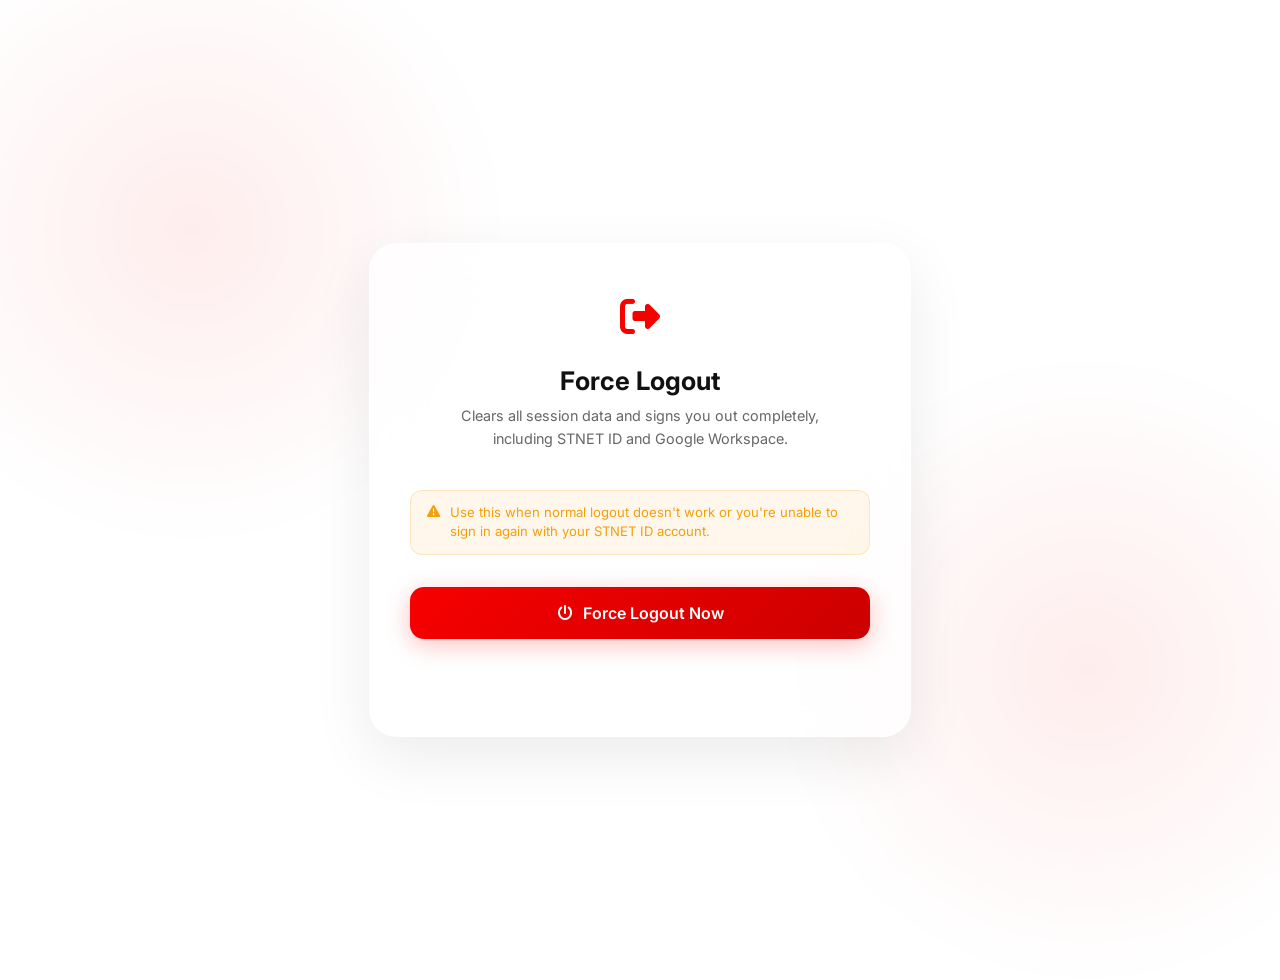
<file: forcelogout.html>
<!DOCTYPE html>
<html lang="en">

<head>
    <meta charset="utf-8" />
    <meta name="viewport" content="width=device-width, initial-scale=1, viewport-fit=cover" />
    <title>Force Logout | STNET ID</title>
    <meta name="theme-color" content="#ffffff" media="(prefers-color-scheme: light)">
    <meta name="theme-color" content="#000000" media="(prefers-color-scheme: dark)">
    <meta name="robots" content="noindex, nofollow">

    <link rel="icon" href="/img/fav.ico" type="image/x-icon" />
    <link rel="preconnect" href="https://fonts.googleapis.com" />
    <link rel="preconnect" href="https://fonts.gstatic.com" crossorigin />
    <link
        href="https://fonts.googleapis.com/css2?family=IBM+Plex+Sans+Thai:wght@300;400;500;600;700&family=Inter:wght@300;400;500;600;700&display=swap"
        rel="stylesheet" />
    <link rel="stylesheet" href="https://cdnjs.cloudflare.com/ajax/libs/font-awesome/6.4.0/css/all.min.css" />
    <script src="https://cdn.auth0.com/js/auth0-spa-js/2.1/auth0-spa-js.production.js"></script>

    <style>
        :root {
            --bg: #ffffff;
            --card-bg: rgba(255, 255, 255, 0.65);
            --card-border: rgba(255, 255, 255, 0.6);
            --text: #111;
            --muted: #666;
            --red: #f70000;
            --success: #10b981;
            --warning: #f59e0b;
        }

        @media (prefers-color-scheme: dark) {
            :root {
                --bg: #000000;
                --card-bg: rgba(20, 20, 30, 0.65);
                --card-border: rgba(255, 255, 255, 0.08);
                --text: #eee;
                --muted: #aaa;
            }
        }

        html,
        body {
            background-color: var(--bg) !important;
            margin: 0;
            padding: 0;
            min-height: 100dvh;
            font-family: 'Inter', 'IBM Plex Sans Thai', sans-serif;
            color: var(--text);
        }

        /* Glow orbs */
        .orb {
            position: fixed;
            border-radius: 50%;
            pointer-events: none;
            z-index: 0;
        }

        .page-wrapper {
            display: flex;
            justify-content: center;
            align-items: center;
            min-height: 100dvh;
            padding: 40px 20px;
            position: relative;
            z-index: 1;
        }

        .card {
            background: var(--card-bg);
            backdrop-filter: blur(24px);
            -webkit-backdrop-filter: blur(24px);
            border: 1px solid var(--card-border);
            border-radius: 28px;
            padding: 3rem 2.5rem;
            max-width: 460px;
            width: 100%;
            box-shadow: 0 20px 60px rgba(0, 0, 0, 0.08);
            text-align: center;
        }

        @media (prefers-color-scheme: dark) {
            .card {
                box-shadow: 0 20px 60px rgba(0, 0, 0, 0.4);
            }
        }

        .card-icon {
            font-size: 2.5rem;
            margin-bottom: 1.5rem;
            color: var(--red);
        }

        h1 {
            font-size: 1.6rem;
            font-weight: 700;
            margin: 0 0 0.5rem;
            color: var(--text);
            font-family: 'Inter', sans-serif;
        }

        .subtitle {
            font-size: 0.9rem;
            color: var(--muted);
            margin: 0 0 2.5rem;
            line-height: 1.6;
        }

        /* Step list */
        .step-list {
            list-style: none;
            padding: 0;
            margin: 0 0 2rem;
            text-align: left;
            display: flex;
            flex-direction: column;
            gap: 12px;
        }

        .step-item {
            display: flex;
            align-items: center;
            gap: 14px;
            padding: 12px 16px;
            border-radius: 12px;
            background: rgba(0, 0, 0, 0.03);
            font-size: 0.9rem;
            color: var(--muted);
            transition: all 0.35s ease;
        }

        @media (prefers-color-scheme: dark) {
            .step-item {
                background: rgba(255, 255, 255, 0.04);
            }
        }

        .step-item.done {
            color: var(--success);
            background: rgba(16, 185, 129, 0.08);
        }

        .step-item.active {
            color: var(--text);
            background: rgba(247, 0, 0, 0.06);
        }

        .step-icon {
            width: 24px;
            text-align: center;
            flex-shrink: 0;
            font-size: 0.9rem;
        }

        /* Buttons */
        .btn-force {
            width: 100%;
            padding: 1rem 2rem;
            background: linear-gradient(135deg, var(--red), #cc0000);
            color: #fff;
            border: none;
            border-radius: 14px;
            font-size: 1rem;
            font-weight: 600;
            font-family: inherit;
            cursor: pointer;
            display: flex;
            align-items: center;
            justify-content: center;
            gap: 10px;
            transition: transform 0.25s ease, box-shadow 0.25s ease;
            box-shadow: 0 6px 24px rgba(247, 0, 0, 0.25);
            margin-bottom: 12px;
        }

        .btn-force:hover {
            transform: translateY(-2px);
            box-shadow: 0 10px 32px rgba(247, 0, 0, 0.38);
        }

        .btn-force:disabled {
            background: rgba(0, 0, 0, 0.1);
            color: var(--muted);
            cursor: not-allowed;
            transform: none;
            box-shadow: none;
        }

        @media (prefers-color-scheme: dark) {
            .btn-force:disabled {
                background: rgba(255, 255, 255, 0.08);
            }
        }

        .btn-secondary {
            width: 100%;
            padding: 0.85rem 2rem;
            background: transparent;
            color: var(--muted);
            border: 1px solid rgba(0, 0, 0, 0.1);
            border-radius: 14px;
            font-size: 0.9rem;
            font-weight: 500;
            font-family: inherit;
            cursor: pointer;
            text-decoration: none;
            display: flex;
            align-items: center;
            justify-content: center;
            gap: 8px;
            transition: all 0.25s ease;
        }

        @media (prefers-color-scheme: dark) {
            .btn-secondary {
                border-color: rgba(255, 255, 255, 0.1);
            }
        }

        .btn-secondary:hover {
            border-color: rgba(247, 0, 0, 0.2);
            color: var(--red);
        }

        #status-msg {
            font-size: 0.82rem;
            color: var(--muted);
            margin-top: 1rem;
            min-height: 20px;
        }

        .warning-box {
            background: rgba(245, 158, 11, 0.08);
            border: 1px solid rgba(245, 158, 11, 0.2);
            border-radius: 12px;
            padding: 12px 16px;
            font-size: 0.82rem;
            color: var(--warning);
            text-align: left;
            margin-bottom: 2rem;
            display: flex;
            gap: 10px;
            align-items: flex-start;
            line-height: 1.5;
        }
    </style>
</head>

<body>
    <!-- Glow orbs -->
    <div class="orb"
        style="top:-10%;left:-10%;width:50vw;height:50vw;background:radial-gradient(circle,rgba(255,0,0,0.07) 0%,transparent 70%);">
    </div>
    <div class="orb"
        style="bottom:-10%;right:-10%;width:50vw;height:50vw;background:radial-gradient(circle,rgba(255,0,0,0.07) 0%,transparent 70%);">
    </div>

    <div class="page-wrapper">
        <div class="card">
            <div class="card-icon"><i class="fa-solid fa-right-from-bracket"></i></div>
            <h1>Force Logout</h1>
            <p class="subtitle">Clears all session data and signs you out completely,<br>including STNET ID and Google
                Workspace.</p>

            <div class="warning-box">
                <i class="fa-solid fa-triangle-exclamation" style="flex-shrink:0; margin-top:2px;"></i>
                <span>Use this when normal logout doesn't work or you're unable to sign in again with your STNET ID
                    account.</span>
            </div>

            <button class="btn-force" id="btn-force" onclick="forceLogout()">
                <i class="fa-solid fa-power-off"></i> Force Logout Now
            </button>

            <p id="status-msg"></p>
        </div>
    </div>

    <script>
        const AUTH0_DOMAIN = "auth.stnetradio.com";
        const AUTH0_CLIENT_ID = "U4t6BLF2INrgwJbNTRXMpYitLD1SjTCW";

        function setStep(id, state) {
            const el = document.getElementById(id);
            if (!el) return;
            el.className = "step-item " + state;
            const icon = el.querySelector(".step-icon");
            if (state === "done") icon.innerHTML = '<i class="fa-solid fa-circle-check"></i>';
            if (state === "active") icon.innerHTML = '<i class="fa-solid fa-circle-notch fa-spin"></i>';
        }

        function setStatus(msg) {
            document.getElementById("status-msg").innerText = msg;
        }

        async function forceLogout() {
            const btn = document.getElementById("btn-force");
            btn.disabled = true;
            btn.innerHTML = '<i class="fa-solid fa-circle-notch fa-spin"></i> Processing...';

            // ─── Step 1: Clear Auth0 SDK cache ───────────────────────────
            setStep("step-1", "active");
            try {
                const auth0Client = await auth0.createAuth0Client({
                    domain: AUTH0_DOMAIN,
                    clientId: AUTH0_CLIENT_ID,
                    cacheLocation: "localstorage"
                });
                // Try silent logout first to clear SDK state
                try { await auth0Client.getTokenSilently({ cacheMode: "off" }); } catch (_) { }
            } catch (_) { }
            setStep("step-1", "done");
            await delay(300);

            // ─── Step 2: Nuke localStorage & sessionStorage ───────────────
            setStep("step-2", "active");
            try {
                // Remove all Auth0-related keys from localStorage
                const keysToRemove = [];
                for (let i = 0; i < localStorage.length; i++) {
                    const key = localStorage.key(i);
                    if (key && (key.startsWith("@@auth0") || key.includes(AUTH0_DOMAIN) || key.includes(AUTH0_CLIENT_ID))) {
                        keysToRemove.push(key);
                    }
                }
                keysToRemove.forEach(k => localStorage.removeItem(k));
                sessionStorage.clear();
            } catch (_) { }
            setStep("step-2", "done");
            await delay(300);

            // ─── Step 3: Auth0 federated logout (clears Google session) ──
            setStep("step-3", "active");
            setStatus("Redirecting to Auth0...");
            await delay(400);

            // Use federated=true to also sign out from the upstream IdP (Google)
            const returnTo = encodeURIComponent(window.location.origin + "/logout.html");
            const logoutUrl =
                `https://${AUTH0_DOMAIN}/v2/logout` +
                `?client_id=${AUTH0_CLIENT_ID}` +
                `&returnTo=${returnTo}` +
                `&federated`;

            window.location.href = logoutUrl;
        }

        function delay(ms) {
            return new Promise(res => setTimeout(res, ms));
        }
    </script>
</body>

</html>
</file>
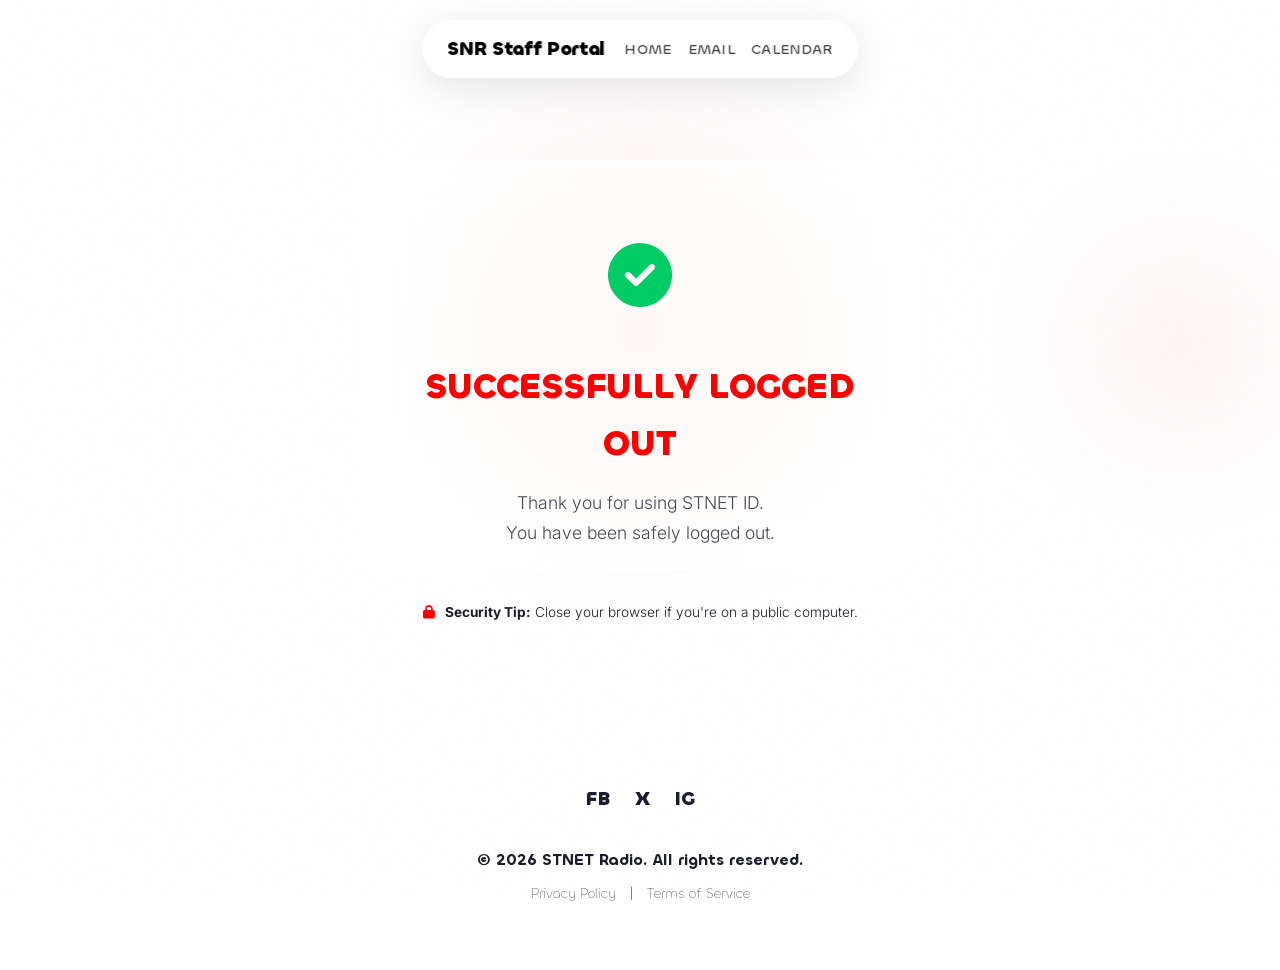
<file: logout.html>
<!DOCTYPE html>
<html lang="en">

<head>
    <meta charset="utf-8" />
    <meta name="viewport" content="width=device-width, initial-scale=1, viewport-fit=cover" />
    <title>Logged Out | STNET ID Staff Portal</title>
    <meta name="theme-color" content="#ffffff" media="(prefers-color-scheme: light)">
    <meta name="theme-color" content="#000000" media="(prefers-color-scheme: dark)">
    <meta name="apple-mobile-web-app-capable" content="yes">
    <meta name="apple-mobile-web-app-status-bar-style" content="default">
    <link rel="apple-touch-startup-image" href="/img/STNET-App.png">
    <link rel="manifest" href="/manifest.json">

    <link rel="icon" href="/img/fav.ico" type="image/x-icon" />
    <link rel="preconnect" href="https://fonts.googleapis.com" />
    <link rel="preconnect" href="https://fonts.gstatic.com" crossorigin />
    <link
        href="https://fonts.googleapis.com/css2?family=IBM+Plex+Sans+Thai:wght@300;400;500;600;700&family=Inter:wght@300;400;500;600;700&display=swap"
        rel="stylesheet" />

    <link rel="stylesheet" href="https://cdnjs.cloudflare.com/ajax/libs/font-awesome/6.4.0/css/all.min.css" />

    <style>
        /* CRITICAL: Inline to prevent flash of wrong background */
        :root {
            --bg: #ffffff;
            /* Fix card visibility in light mode (staff.css uses white-on-white border) */
            --card-glass: rgba(255, 255, 255, 0.75);
            --card-glass-border: rgba(0, 0, 0, 0.08);
            --subtext: #333333;
        }

        @media (prefers-color-scheme: dark) {
            :root {
                --bg: #000000;
                --card-glass: rgba(20, 20, 30, 0.6);
                --card-glass-border: rgba(255, 255, 255, 0.08);
                --subtext: #b0b0c0;
            }
        }

        html {
            background-color: var(--bg) !important;
            margin: 0 !important;
            padding: 0 !important;
            min-height: 100dvh !important;
            height: 100% !important;
        }

        body {
            background-color: var(--bg) !important;
            margin: 0 !important;
            padding: 0 !important;
            min-height: 100dvh !important;
            overflow-x: hidden !important;
        }
    </style>

    <link rel="stylesheet" href="/CSS/brand.css" />
    <link rel="stylesheet" href="/CSS/staff.css" />
    <link rel="stylesheet" href="/CSS/footer.css" />

    <style>
        /* ═══════════════════════════════════════════════
           LOGOUT — PAGE-SPECIFIC STYLES
           ═══════════════════════════════════════════════ */
        .logout-container {
            flex: 1;
            display: flex;
            flex-direction: column;
            align-items: center;
            justify-content: center;
            padding: 10rem 2rem 6rem;
            min-height: 80vh;
            position: relative;
            z-index: 1;
            overflow: hidden;
            gap: 2rem;
        }

        .logout-card {
            background: var(--card-glass);
            backdrop-filter: blur(20px);
            -webkit-backdrop-filter: blur(20px);
            border: 1px solid var(--card-glass-border);
            padding: 4rem 3rem;
            border-radius: 28px;
            text-align: center;
            max-width: 560px;
            width: 100%;
            position: relative;
            overflow: hidden;
            transition: transform 0.4s cubic-bezier(0.4, 0, 0.2, 1),
                box-shadow 0.4s cubic-bezier(0.4, 0, 0.2, 1),
                border-color 0.4s ease;
        }

        /* Hover glow underlay */
        .logout-card::before {
            content: "";
            position: absolute;
            inset: 0;
            border-radius: 28px;
            background: radial-gradient(ellipse at 50% 0%, var(--glow-color) 0%, transparent 70%);
            opacity: 0;
            transition: opacity 0.4s ease;
        }

        .logout-card:hover {
            transform: translateY(-6px);
            box-shadow: 0 20px 60px rgba(255, 0, 0, 0.08);
            border-color: rgba(255, 0, 0, 0.2);
        }

        .logout-card:hover::before {
            opacity: 1;
        }

        .logout-icon {
            font-size: 4rem;
            color: #00cc66;
            margin-bottom: 2rem;
            animation: scaleIn 0.6s cubic-bezier(0.16, 1, 0.3, 1);
            position: relative;
        }

        .logout-card h1 {
            font-size: 2.2rem;
            color: var(--red);
            margin-bottom: 1rem;
            position: relative;
        }

        .logout-card p {
            color: var(--subtext);
            margin-bottom: 2.5rem;
            font-size: 1.1rem;
            line-height: 1.7;
            position: relative;
            opacity: 0.8;
        }

        .controls {
            display: flex;
            gap: 1rem;
            justify-content: center;
            flex-wrap: wrap;
            position: relative;
        }

        .btn-outline {
            display: inline-block;
            background: transparent;
            color: var(--subtext);
            padding: 1rem 2.5rem;
            text-decoration: none;
            border-radius: 60px;
            font-weight: 600;
            text-transform: uppercase;
            letter-spacing: 1px;
            border: 1px solid var(--card-glass-border);
            transition: all 0.35s cubic-bezier(0.4, 0, 0.2, 1);
            position: relative;
            overflow: hidden;
        }

        .btn-outline:hover {
            border-color: var(--red);
            color: var(--red);
            box-shadow: 0 4px 20px rgba(255, 0, 0, 0.1);
            transform: translateY(-2px);
        }

        .security-tip {
            font-size: 0.85rem;
            color: var(--subtext);
            opacity: 0.5;
            max-width: 560px;
            width: 100%;
            text-align: center;
            padding: 0 1rem;
            line-height: 1.6;
        }

        .security-tip i {
            color: var(--red);
            margin-right: 6px;
        }

        @keyframes scaleIn {
            from {
                transform: scale(0.5);
                opacity: 0;
            }

            to {
                transform: scale(1);
                opacity: 1;
            }
        }

        @media (max-width: 600px) {
            .logout-container {
                padding: 8rem 1.5rem 4rem;
            }

            .logout-card {
                padding: 3rem 2rem;
            }
        }
    </style>
</head>

<body>

    <header>
        <a href="/" class="brand">SNR Staff Portal</a>
        <button id="hamburger-btn" aria-label="Toggle navigation">
            <span></span>
            <span></span>
        </button>
        <nav>
            <ul>
                <li><a href="/">Home</a></li>
                <li><a href="https://email.stnetradio.com">Email</a></li>
                <li><a href="https://calendar.stnetradio.com">Calendar</a></li>
            </ul>
        </nav>
    </header>

    <div class="logout-container">
        <!-- Decorative glow orbs -->
        <div class="hero-glow" aria-hidden="true"></div>
        <div class="hero-glow-2" aria-hidden="true"></div>

        <div class="logout-card fade-in-up">
            <div class="logout-icon">
                <i class="fa-solid fa-circle-check"></i>
            </div>

            <h1>Successfully Logged Out</h1>
            <p>Thank you for using STNET ID.<br>You have been safely logged out.</p>

            <div class="controls">
                <a href="/" class="btn-outline">Back to Home</a>
            </div>
        </div>

        <div class="security-tip fade-in-up delay-1">
            <p><i class="fa-solid fa-lock"></i>
                <strong>Security Tip:</strong> Close your browser if you're on a public computer.
            </p>
        </div>
    </div>

    <footer>
        <div class="social-links">
            <a href="https://facebook.com/stnetradio" aria-label="Facebook">FB</a>
            <a href="https://x.com/stnetradio" aria-label="Twitter">X</a>
            <a href="https://instagram.com/stnetradio" aria-label="Instagram">IG</a>
        </div>
        <p class="copyright">&copy; 2026 STNET Radio. All rights reserved.</p>
        <p>
            <a href="/Privacy-Policy.html" class="st-link">Privacy Policy</a> |
            <a href="/Terms-of-Service.html" class="st-link">Terms of Service</a>
        </p>
    </footer>

    <script src="/JavaScript/viewport-fix.js"></script>
    <script src="/JavaScript/mobile-menu.js"></script>
    <script src="/JavaScript/pwa.js"></script>
</body>

</html>
</file>
<file: CSS/brand.css>
@import url('https://fonts.googleapis.com/css2?family=Inter:wght@300;400;500;600;700&family=IBM+Plex+Sans+Thai:wght@300;400;500;600;700&display=swap');

@font-face {
  font-family: 'Chillax-Variable';
  src: url('/fonts/Chillax-Variable.woff2') format('woff2'),
    url('/fonts/Chillax-Variable.woff') format('woff'),
    url('/fonts/Chillax-Variable.ttf') format('truetype');
}

:root {
  --red: #ff0000;
  --bg: #ffffff;
  --text: #ff0000;
  --subtext: #333333;
  --card-bg: #ffffff;
  --card-border: #f0f0f0;
  --btn-text: #ffffff;
  --btn-bg: #ff0000;
}

@media (prefers-color-scheme: dark) {
  :root {
    --bg: #000000;
    --text: #ff0000;
    --subtext: #cccccc;
    --card-bg: #111111;
    --card-border: #333333;
  }
}

* {
  margin: 0;
  padding: 0;
  box-sizing: border-box;
}

html {
  background-color: var(--bg, #ffffff);
  min-height: 100dvh;
  height: 100%;
  width: 100%;
  margin: 0;
  padding: 0;
  color-scheme: light dark;
}

body {
  background-color: var(--bg, #ffffff);
  min-height: 100dvh;
  height: 100%;
  width: 100%;
  margin: 0;
  padding: 0;
  position: relative;
}

/* New Floating "Island" Header */
header {
  font-family: "Chillax-Variable", sans-serif;

  /* Positioning to make it float */
  position: fixed;
  top: 20px;
  left: 50%;
  transform: translateX(-50%);
  z-index: 9999;

  /* Sizing */
  width: auto;
  max-width: 90%;
  min-width: 320px;
  padding: 0.8rem 1.5rem;

  /* Visuals - Glass Pill Style */
  background: rgba(255, 255, 255, 0.85);
  backdrop-filter: blur(16px);
  -webkit-backdrop-filter: blur(16px);
  border: 1px solid rgba(255, 255, 255, 0.5);
  border-radius: 100px;
  /* Full rounded corners */
  box-shadow: 0 10px 40px rgba(0, 0, 0, 0.1);

  /* Layout */
  display: flex;
  justify-content: space-between;
  align-items: center;
  gap: 1.2rem;

  transition: all 0.3s cubic-bezier(0.4, 0, 0.2, 1);
}

/* Dynamic resize on scroll could be added with JS, 
   but this hover effect mimics interaction */
header:hover {
  background: rgba(255, 255, 255, 0.95);
  box-shadow: 0 15px 50px rgba(0, 0, 0, 0.15);
  transform: translateX(-50%) translateY(-2px);
}

.brand {
  font-size: 1.2rem;
  font-weight: 700;
  color: #000;
  text-decoration: none;
  letter-spacing: -0.3px;
  white-space: nowrap;
}

nav ul {
  display: flex;
  list-style: none;
  gap: 1rem;
  margin: 0;
  flex-wrap: wrap;
  justify-content: flex-end;
  align-items: center;
}

nav a {
  text-decoration: none;
  color: #444;
  font-weight: 500;
  font-size: clamp(0.7rem, 1.2vw, 0.9rem);
  text-transform: uppercase;
  letter-spacing: 0.3px;
  position: relative;
  transition: color 0.3s;
  white-space: nowrap;
}

nav a:hover {
  color: #cc0000;
}

/* Minimal Dot Indicator on Hover */
nav a::after {
  content: '';
  position: absolute;
  width: 4px;
  height: 4px;
  background: #cc0000;
  border-radius: 50%;
  bottom: -6px;
  left: 50%;
  transform: translateX(-50%) scale(0);
  transition: transform 0.3s cubic-bezier(0.4, 0, 0.2, 1);
}

nav a:hover::after {
  transform: translateX(-50%) scale(1);
}

/* Hamburger Menu - Hidden on Desktop */
#hamburger-btn {
  display: none;
  background: none;
  border: none;
  cursor: pointer;
  flex-direction: column;
  gap: 6px;
  padding: 5px;
  z-index: 10001;
}

#hamburger-btn span {
  display: block;
  width: 24px;
  height: 2px;
  background-color: #000;
  transition: all 0.3s ease;
}

/* Mobile Responsiveness */
@media (max-width: 700px) {
  header {
    top: 0;
    left: 0;
    transform: none;
    width: 100%;
    max-width: 100%;
    border-radius: 0;
    border: none;
    border-bottom: 1px solid rgba(0, 0, 0, 0.05);
    padding: 0.5rem 1.5rem;
    flex-wrap: wrap;
    justify-content: space-between;
    align-items: center;
    background: rgba(255, 255, 255, 0.95);
    /* More solid on mobile */
  }

  /* Disable hover effect on mobile */
  header:hover {
    transform: none;
    box-shadow: 0 10px 40px rgba(0, 0, 0, 0.1);
  }

  #hamburger-btn {
    display: flex;
  }

  /* Premium Full-Screen Overlay Menu */
  nav {
    position: fixed;
    top: 0;
    left: 0;
    width: 100%;
    height: 100vh;
    background: rgba(255, 255, 255, 0.98);
    backdrop-filter: blur(20px);
    -webkit-backdrop-filter: blur(20px);
    z-index: 10000;
    /* Behind hamburger button */
    display: flex;
    flex-direction: column;
    justify-content: center;
    align-items: center;
    opacity: 0;
    pointer-events: none;
    transition: opacity 0.4s cubic-bezier(0.4, 0, 0.2, 1);
    padding: 2rem;
  }

  header.mobile-nav-open nav {
    opacity: 1;
    pointer-events: all;
    max-height: 100vh;
    /* Override previous max-height */
    margin-top: 0;
    padding-top: 2rem;
    border-top: none;
  }

  nav ul {
    flex-direction: column;
    align-items: center;
    gap: 2.5rem;
    width: 100%;
  }

  nav a {
    font-family: "Chillax-Variable", "IBM Plex Sans Thai", sans-serif;



    /* Typography */
    font-size: 2rem;
    /* Large Typography */
    font-weight: 600;
    white-space: nowrap;
    color: #000;
    opacity: 0;
    transform: translateY(20px);
    transition: opacity 0.4s ease,
      transform 0.4s ease;
  }

  /* Staggered Animation for Links */
  header.mobile-nav-open nav a {
    opacity: 1;
    transform: translateY(0);
  }

  header.mobile-nav-open nav li:nth-child(1) a {
    transition-delay: 0.1s;
  }

  header.mobile-nav-open nav li:nth-child(2) a {
    transition-delay: 0.2s;
  }

  header.mobile-nav-open nav li:nth-child(3) a {
    transition-delay: 0.3s;
  }

  header.mobile-nav-open nav li:nth-child(4) a {
    transition-delay: 0.4s;
  }

  /* Hide the dot indicator on mobile for a cleaner look */
  nav a::after {
    display: none;
  }

  .brand {
    font-size: 1.2rem;
    z-index: 10002;
    /* Ensure brand is above overlay if needed, or keep it below */
    position: relative;
  }

  /* Hamburger Animation when Open */
  /* Hamburger Animation when Open */
  header.mobile-nav-open #hamburger-btn span:nth-child(1) {
    transform: translateY(4px) rotate(45deg);
  }

  header.mobile-nav-open #hamburger-btn span:nth-child(2) {
    transform: translateY(-4px) rotate(-45deg);
  }
}

@media (prefers-color-scheme: dark) {
  /* On mobile, make header with blur but semi-transparent background */
  @media (max-width: 700px) {
    header {
      background: rgba(0, 0, 0, 0.3) !important;
      backdrop-filter: blur(20px) !important;
      -webkit-backdrop-filter: blur(20px) !important;
      border: none !important;
      box-shadow: none !important;
    }

    header:hover {
      background: rgba(0, 0, 0, 0.4) !important;
    }
  }

  /* Desktop dark mode */
  @media (min-width: 701px) {
    header {
      background: rgba(20, 20, 20, 0.8);
      border: 1px solid rgba(255, 255, 255, 0.1);
    }

    header:hover {
      background: rgba(255, 255, 255, 0.16);
      box-shadow: 0 15px 50px rgba(255, 255, 255, 0.15);
    }
  }

  header:hover .brand {
    color: #ffffff;
  }

  header:hover nav a {
    color: #ffffff;
  }

  header:hover nav a:hover {
    color: #cc0000;
  }

  header:hover #hamburger-btn span {
    background-color: #000;
  }

  /* Ensure X is visible on dark overlay even when hovered */
  header.mobile-nav-open #hamburger-btn span,
  header.mobile-nav-open:hover #hamburger-btn span {
    background-color: #fff;
  }

  .brand {
    color: #fff;
  }

  nav a {
    color: #ccc;
  }

  nav a:hover {
    color: #fff;
  }

  nav a::after {
    background: #ff3333;
  }

  #hamburger-btn span {
    background-color: #fff;
  }

  header.mobile-nav-open nav {
    border-top: none;
  }

  @media (max-width: 700px) {
    nav {
      background: rgba(0, 0, 0, 0.95);
    }

    nav a {
      color: #fff;
    }
  }
}

/* Global Font Settings */
body {
  font-family: "Inter", "IBM Plex Sans Thai", sans-serif;
}

/* Headers & Brand - Chillax with Thai fallback */
h1,
h2,
h3,
h4,
h5,
h6,
.brand,
header,
.font-brand {
  font-family: "Chillax-Variable", "IBM Plex Sans Thai", sans-serif;
}

/* Thai Font Override Global - REMOVED */
/* The font stack above handles this automatically now. */
</file>
<file: CSS/staff.css>
@import url('https://fonts.googleapis.com/css2?family=IBM+Plex+Sans+Thai:wght@300;400;500;600;700&family=Inter:wght@300;400;500;600;700&display=swap');

* {
    margin: 0;
    padding: 0;
    box-sizing: border-box;
}

/* ═══════════════════════════════════════════════
   DESIGN TOKENS
   ═══════════════════════════════════════════════ */
:root {
    --red: #ff0000;
    --red-bright: #ff3333;
    --red-deep: #cc0000;
    --bg: #ffffff;
    --bg-secondary: #f9f9f9;
    --text: #ff0000;
    --subtext: #1a1a2e;
    --border-color: rgba(255, 0, 0, 0.12);
    --btn-text: #ffffff;
    --btn-bg: #ff0000;

    --card-glass: rgba(255, 255, 255, 0.55);
    --card-glass-border: rgba(255, 255, 255, 0.6);
    --card-glass-hover: rgba(255, 255, 255, 0.75);
    --glow-color: rgba(255, 0, 0, 0.08);
    --glow-hero: rgba(255, 0, 0, 0.06);
    --noise-opacity: 0.03;
    --footer-gradient: linear-gradient(90deg, transparent, rgba(255, 0, 0, 0.3), transparent);

    --status-green: #00cc66;
    --status-orange: #ffaa00;
}

@media (prefers-color-scheme: dark) {
    :root {
        --bg: #000000;
        --bg-secondary: #0a0a0a;
        --text: #ff3333;
        --subtext: #b0b0c0;
        --border-color: rgba(255, 50, 50, 0.1);
        --card-glass: rgba(20, 20, 30, 0.6);
        --card-glass-border: rgba(255, 255, 255, 0.08);
        --card-glass-hover: rgba(30, 30, 45, 0.8);
        --glow-color: rgba(255, 0, 0, 0.06);
        --glow-hero: rgba(255, 0, 0, 0.08);
        --noise-opacity: 0.04;
        --footer-gradient: linear-gradient(90deg, transparent, rgba(255, 60, 60, 0.25), transparent);
    }
}

body.no-scroll {
    overflow: hidden;
}

/* ═══════════════════════════════════════════════
   BASE
   ═══════════════════════════════════════════════ */
body {
    font-family: "Inter", "IBM Plex Sans Thai", sans-serif;
    font-weight: 300;
    background-color: var(--bg);
    color: var(--text);
    line-height: 1.6;
    min-height: 100dvh;
    display: flex;
    flex-direction: column;
    overflow-x: hidden;
    transition: background-color 0.4s ease;
}

/* Subtle noise overlay for depth */
body::before {
    content: "";
    position: fixed;
    inset: 0;
    z-index: 0;
    pointer-events: none;
    opacity: var(--noise-opacity);
    background-image: url("data:image/svg+xml,%3Csvg viewBox='0 0 256 256' xmlns='http://www.w3.org/2000/svg'%3E%3Cfilter id='n'%3E%3CfeTurbulence type='fractalNoise' baseFrequency='0.9' numOctaves='4' stitchTiles='stitch'/%3E%3C/filter%3E%3Crect width='100%25' height='100%25' filter='url(%23n)'/%3E%3C/svg%3E");
    background-repeat: repeat;
    background-size: 200px 200px;
}

/* --- Typography --- */
h1,
h2,
h3,
h4 {
    font-family: "Chillax-Variable", "IBM Plex Sans Thai", sans-serif;
    text-transform: uppercase;
}

/* ═══════════════════════════════════════════════
   HERO — AMBIENT GLOW
   ═══════════════════════════════════════════════ */
.hero {
    position: relative;
    padding: 8rem 2rem 5rem;
    text-align: center;
    background: var(--bg);
    overflow: hidden;
    z-index: 1;
}

/* Gradient divider bottom */
.hero::after {
    content: "";
    position: absolute;
    bottom: 0;
    left: 50%;
    transform: translateX(-50%);
    width: 80%;
    max-width: 600px;
    height: 1px;
    background: var(--footer-gradient);
}

.hero-content {
    max-width: 800px;
    margin: 0 auto;
    position: relative;
    z-index: 2;
}

.hero h1 {
    font-weight: 700;
    font-size: clamp(3rem, 8vw, 5rem);
    letter-spacing: -2px;
    line-height: 1;
    margin-bottom: 0.5rem;
    color: var(--red);
}

.hero-sub {
    font-weight: 600;
    letter-spacing: 2px;
    color: var(--subtext);
    margin-bottom: 1rem;
    font-size: 1.1rem;
}

/* Hero ambient glow */
.hero-glow {
    position: absolute;
    width: 600px;
    height: 600px;
    border-radius: 50%;
    background: radial-gradient(circle, var(--glow-hero) 0%, transparent 70%);
    top: 50%;
    left: 50%;
    transform: translate(-50%, -55%);
    pointer-events: none;
    z-index: 0;
    animation: pulseGlow 6s ease-in-out infinite;
}

@keyframes pulseGlow {

    0%,
    100% {
        opacity: 0.6;
        transform: translate(-50%, -55%) scale(1);
    }

    50% {
        opacity: 1;
        transform: translate(-50%, -55%) scale(1.15);
    }
}

/* Secondary glow orb */
.hero-glow-2 {
    position: absolute;
    width: 400px;
    height: 400px;
    border-radius: 50%;
    background: radial-gradient(circle, rgba(255, 60, 60, 0.04) 0%, transparent 70%);
    top: 20%;
    right: -100px;
    pointer-events: none;
    z-index: 0;
    animation: pulseGlow2 8s ease-in-out infinite;
}

@keyframes pulseGlow2 {

    0%,
    100% {
        opacity: 0.4;
        transform: scale(1);
    }

    50% {
        opacity: 0.8;
        transform: scale(1.2);
    }
}

/* ═══════════════════════════════════════════════
   DASHBOARD CONTAINER
   ═══════════════════════════════════════════════ */
.dashboard-container {
    max-width: 1200px;
    margin: 0 auto;
    padding: 4rem 2rem;
    position: relative;
    z-index: 1;
}

.dashboard-section {
    margin-bottom: 5rem;
}

.section-header {
    display: flex;
    justify-content: space-between;
    align-items: baseline;
    margin-bottom: 2rem;
    flex-wrap: wrap;
    gap: 1rem;
}

.section-header h2 {
    font-size: 2rem;
    color: var(--red);
    letter-spacing: -1px;
}

.section-header p {
    color: var(--subtext);
    font-size: 1rem;
    opacity: 0.7;
}

/* ═══════════════════════════════════════════════
   QUICK ACCESS — GLASSMORPHISM CARDS
   ═══════════════════════════════════════════════ */
.quick-grid {
    display: grid;
    grid-template-columns: repeat(4, 1fr);
    gap: 1.5rem;
}

@media (max-width: 1024px) {
    .quick-grid {
        grid-template-columns: repeat(2, 1fr);
    }
}

@media (max-width: 600px) {
    .quick-grid {
        grid-template-columns: 1fr;
    }
}

.tool-card {
    display: flex;
    flex-direction: column;
    align-items: center;
    text-align: center;
    background: var(--card-glass);
    backdrop-filter: blur(20px);
    -webkit-backdrop-filter: blur(20px);
    padding: 2.5rem 1.5rem;
    border-radius: 24px;
    border: 1px solid var(--card-glass-border);
    text-decoration: none;
    position: relative;
    overflow: hidden;
    transition: transform 0.4s cubic-bezier(0.4, 0, 0.2, 1),
        box-shadow 0.4s cubic-bezier(0.4, 0, 0.2, 1),
        border-color 0.4s ease;
}

/* Hover glow underlay */
.tool-card::before {
    content: "";
    position: absolute;
    inset: 0;
    border-radius: 24px;
    background: radial-gradient(ellipse at 50% 0%, var(--glow-color) 0%, transparent 70%);
    opacity: 0;
    transition: opacity 0.4s ease;
}

.tool-card:hover {
    transform: translateY(-8px);
    border-color: rgba(255, 0, 0, 0.25);
    box-shadow: 0 20px 60px rgba(255, 0, 0, 0.08);
}

.tool-card:hover::before {
    opacity: 1;
}

.tool-icon {
    font-size: 2.5rem;
    color: var(--subtext);
    margin-bottom: 1.5rem;
    transition: color 0.3s, transform 0.3s;
    position: relative;
}

.tool-card:hover .tool-icon {
    color: var(--red);
    transform: scale(1.1);
}

.tool-name {
    font-family: "Chillax-Variable", sans-serif;
    font-size: 1.25rem;
    font-weight: 600;
    color: var(--red);
    margin-bottom: 0.5rem;
    text-transform: uppercase;
    position: relative;
}

.tool-desc {
    font-size: 0.9rem;
    color: var(--subtext);
    opacity: 0.7;
    position: relative;
}

/* ═══════════════════════════════════════════════
   INFO GRID — DASHBOARD CARDS (GLASSMORPHISM)
   ═══════════════════════════════════════════════ */
.info-grid {
    display: grid;
    grid-template-columns: 1fr 1fr;
    gap: 2rem;
}

@media (max-width: 900px) {
    .info-grid {
        grid-template-columns: 1fr;
    }
}

.dash-card {
    background: var(--card-glass);
    backdrop-filter: blur(20px);
    -webkit-backdrop-filter: blur(20px);
    border: 1px solid var(--card-glass-border);
    border-radius: 24px;
    padding: 2rem;
    height: 100%;
    position: relative;
    overflow: hidden;
    transition: transform 0.4s cubic-bezier(0.4, 0, 0.2, 1),
        box-shadow 0.4s cubic-bezier(0.4, 0, 0.2, 1),
        border-color 0.4s ease;
}

/* Hover glow underlay */
.dash-card::before {
    content: "";
    position: absolute;
    inset: 0;
    border-radius: 24px;
    background: radial-gradient(ellipse at 50% 0%, var(--glow-color) 0%, transparent 70%);
    opacity: 0;
    transition: opacity 0.4s ease;
}

.dash-card:hover {
    transform: translateY(-6px);
    box-shadow: 0 20px 60px rgba(255, 0, 0, 0.08);
    border-color: rgba(255, 0, 0, 0.2);
}

.dash-card:hover::before {
    opacity: 1;
}

.dash-card h3 {
    font-size: 1.5rem;
    color: var(--red);
    margin-bottom: 1.5rem;
    display: flex;
    align-items: center;
    gap: 10px;
    position: relative;
}

/* ═══════════════════════════════════════════════
   RESOURCE LIST
   ═══════════════════════════════════════════════ */
.link-list {
    list-style: none;
    display: flex;
    flex-direction: column;
    gap: 1rem;
    position: relative;
}

.link-item {
    display: flex;
    align-items: center;
    gap: 1rem;
    padding: 1rem;
    border-radius: 16px;
    background: var(--card-glass);
    backdrop-filter: blur(10px);
    -webkit-backdrop-filter: blur(10px);
    border: 1px solid var(--card-glass-border);
    text-decoration: none;
    transition: all 0.3s cubic-bezier(0.4, 0, 0.2, 1);
}

.link-item:hover {
    background: var(--card-glass-hover);
    transform: translateX(6px);
    border-color: rgba(255, 0, 0, 0.2);
    box-shadow: 0 8px 30px rgba(255, 0, 0, 0.06);
}

.link-icon {
    font-size: 1.5rem;
    color: var(--red);
    width: 40px;
    display: flex;
    justify-content: center;
}

.link-content strong {
    display: block;
    color: var(--subtext);
    font-size: 1rem;
}

.link-content span {
    font-size: 0.85rem;
    color: var(--subtext);
    opacity: 0.6;
}

/* ═══════════════════════════════════════════════
   STATUS LIST
   ═══════════════════════════════════════════════ */
.status-row {
    display: flex;
    justify-content: space-between;
    align-items: center;
    padding: 1rem 0;
    border-bottom: 1px solid var(--card-glass-border);
    position: relative;
}

.status-row:last-child {
    border-bottom: none;
}

.status-name {
    font-weight: 500;
    color: var(--subtext);
    display: flex;
    align-items: center;
    gap: 10px;
}

.status-indicator {
    font-size: 0.8rem;
    font-weight: 600;
    text-transform: uppercase;
    padding: 4px 12px;
    border-radius: 50px;
    letter-spacing: 0.5px;
}

.st-operational {
    color: var(--status-green);
    background: rgba(0, 204, 102, 0.1);
    border: 1px solid rgba(0, 204, 102, 0.2);
}

.st-maintenance {
    color: var(--status-orange);
    background: rgba(255, 170, 0, 0.1);
    border: 1px solid rgba(255, 170, 0, 0.2);
}

.st-issue {
    color: var(--red);
    background: rgba(255, 0, 0, 0.1);
    border: 1px solid rgba(255, 0, 0, 0.2);
}

.status-updated {
    margin-top: 1.5rem;
    text-align: center;
    font-size: 0.85rem;
    color: var(--subtext);
    opacity: 0.5;
    position: relative;
}

/* ═══════════════════════════════════════════════
   ANNOUNCEMENTS — GLASSMORPHISM NEWS CARDS
   ═══════════════════════════════════════════════ */
.news-grid {
    display: grid;
    grid-template-columns: repeat(3, 1fr);
    gap: 2rem;
}

@media (max-width: 900px) {
    .news-grid {
        grid-template-columns: 1fr;
    }
}

.news-card {
    background: var(--card-glass);
    backdrop-filter: blur(20px);
    -webkit-backdrop-filter: blur(20px);
    border: 1px solid var(--card-glass-border);
    border-radius: 20px;
    padding: 2rem;
    position: relative;
    overflow: hidden;
    transition: transform 0.4s cubic-bezier(0.4, 0, 0.2, 1),
        box-shadow 0.4s cubic-bezier(0.4, 0, 0.2, 1),
        border-color 0.4s ease;
}

/* Hover glow underlay */
.news-card::before {
    content: "";
    position: absolute;
    inset: 0;
    border-radius: 20px;
    background: radial-gradient(ellipse at 50% 0%, var(--glow-color) 0%, transparent 70%);
    opacity: 0;
    transition: opacity 0.4s ease;
}

.news-card:hover {
    transform: translateY(-8px);
    border-color: rgba(255, 0, 0, 0.25);
    box-shadow: 0 20px 60px rgba(255, 0, 0, 0.08);
}

.news-card:hover::before {
    opacity: 1;
}

.news-badge {
    display: inline-flex;
    align-items: center;
    font-size: 0.75rem;
    font-weight: 700;
    text-transform: uppercase;
    letter-spacing: 1.5px;
    color: var(--red);
    background: rgba(255, 0, 0, 0.06);
    border: 1px solid rgba(255, 0, 0, 0.15);
    padding: 4px 14px;
    border-radius: 50px;
    margin-bottom: 1.2rem;
    position: relative;
}

.news-card h4 {
    font-size: 1.25rem;
    margin-bottom: 1rem;
    color: var(--red);
    position: relative;
}

.news-card p {
    font-size: 0.95rem;
    color: var(--subtext);
    line-height: 1.7;
    margin-bottom: 1.5rem;
    position: relative;
}

.news-meta {
    font-size: 0.85rem;
    color: var(--subtext);
    opacity: 0.5;
    position: relative;
}

.link {
    color: var(--red);
    text-decoration: none;
    font-weight: 600;
    position: relative;
    padding-bottom: 2px;
    transition: color 0.3s ease;
}

.link::after {
    content: "";
    position: absolute;
    bottom: 0;
    left: 0;
    width: 100%;
    height: 1.5px;
    background: linear-gradient(90deg, var(--red), var(--red-bright));
    transform: scaleX(0.4);
    transform-origin: left;
    transition: transform 0.3s ease;
}

.link:hover::after {
    transform: scaleX(1);
}

/* ═══════════════════════════════════════════════
   ANIMATIONS
   ═══════════════════════════════════════════════ */
@keyframes fadeInUp {
    from {
        opacity: 0;
        transform: translateY(30px);
    }

    to {
        opacity: 1;
        transform: translateY(0);
    }
}

.fade-in-up {
    animation: fadeInUp 0.9s cubic-bezier(0.16, 1, 0.3, 1) forwards;
    opacity: 0;
}

.delay-1 {
    animation-delay: 0.15s;
}

.delay-2 {
    animation-delay: 0.3s;
}

/* Scroll-driven animation */
[data-animate] {
    opacity: 0;
    transform: translateY(30px);
    transition: opacity 0.8s cubic-bezier(0.16, 1, 0.3, 1),
        transform 0.8s cubic-bezier(0.16, 1, 0.3, 1);
}

[data-animate].is-visible {
    opacity: 1;
    transform: translateY(0);
}

[data-animate][data-delay="1"] {
    transition-delay: 0.1s;
}

[data-animate][data-delay="2"] {
    transition-delay: 0.2s;
}

[data-animate][data-delay="3"] {
    transition-delay: 0.3s;
}

[data-animate][data-delay="4"] {
    transition-delay: 0.4s;
}

/* ═══════════════════════════════════════════════
   RESPONSIVE
   ═══════════════════════════════════════════════ */
@media (max-width: 700px) {
    .hero {
        padding: 6rem 1.5rem 3rem;
    }

    .hero-glow {
        width: 350px;
        height: 350px;
    }

    .hero-glow-2 {
        display: none;
    }

    .dashboard-container {
        padding: 3rem 1.5rem;
    }

    .dashboard-section {
        margin-bottom: 3.5rem;
    }

    .section-header h2 {
        font-size: 1.6rem;
    }

    .tool-card {
        padding: 2rem 1.5rem;
    }

    .dash-card {
        padding: 1.5rem;
    }

    .news-card {
        padding: 1.5rem;
    }
}
</file>
<file: CSS/footer.css>
@import url('https://fonts.googleapis.com/css2?family=Poppins:wght@300;400;600;700&family=Source+Sans+3:wght@200..900&display=swap');

footer {
  font-family: "Chillax-Variable", "IBM Plex Sans Thai", sans-serif;
  padding: 4rem 2rem;
  background-color: var(--bg);
  color: var(--subtext);
  text-align: center;
  border: none;
}

footer .social-links {
  display: flex;
  justify-content: center;
  gap: 1.5rem;
  margin-bottom: 2rem;
}

footer .social-links a {
  font-weight: 700;
  color: var(--subtext);
  text-decoration: none;
  font-size: 1.2rem;
  transition: transform 0.2s;
}

footer .social-links a:hover {
  color: var(--red);
  transform: scale(1.2);
}

footer .copyright {
  font-weight: 600;
  color: var(--subtext);
  margin-bottom: 0.5rem;
}

footer .st-link {
  color: var(--subtext);
  text-decoration: none;
  font-size: 0.85rem;
  margin: 0 0.5rem;
  opacity: 0.7;
}

footer .st-link:hover {
  color: var(--red);
  opacity: 1;
}

/* Dark mode handled by var(--bg) now */
</file>
